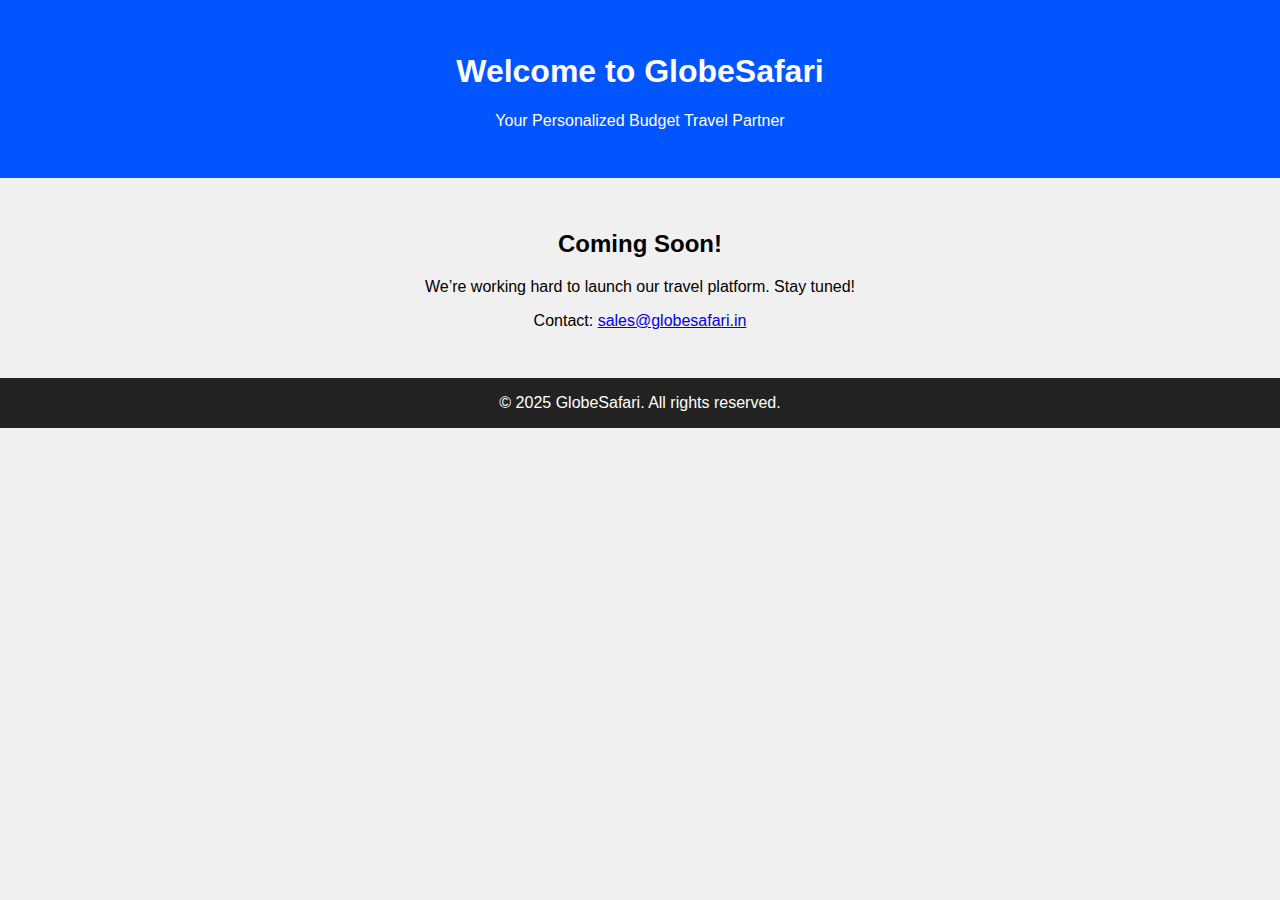
<file: Index.html>
<!DOCTYPE html>
<html lang="en">
<head>
  <meta charset="UTF-8" />
  <meta name="viewport" content="width=device-width, initial-scale=1.0" />
  <title>GlobeSafari</title>
  <style>
    body {
      font-family: Arial, sans-serif;
      background: #f0f0f0;
      margin: 0;
      padding: 0;
      text-align: center;
    }
    header {
      background-color: #0055ff;
      color: white;
      padding: 2rem;
    }
    section {
      padding: 2rem;
    }
    footer {
      background-color: #222;
      color: #fff;
      padding: 1rem;
    }
  </style>
</head>
<body>
  <header>
    <h1>Welcome to GlobeSafari</h1>
    <p>Your Personalized Budget Travel Partner</p>
  </header>

  <section>
    <h2>Coming Soon!</h2>
    <p>We’re working hard to launch our travel platform. Stay tuned!</p>
    <p>Contact: <a href="mailto:sales@globesafari.in">sales@globesafari.in</a></p>
  </section>

  <footer>
    © 2025 GlobeSafari. All rights reserved.
  </footer>
</body>
</html>
</file>
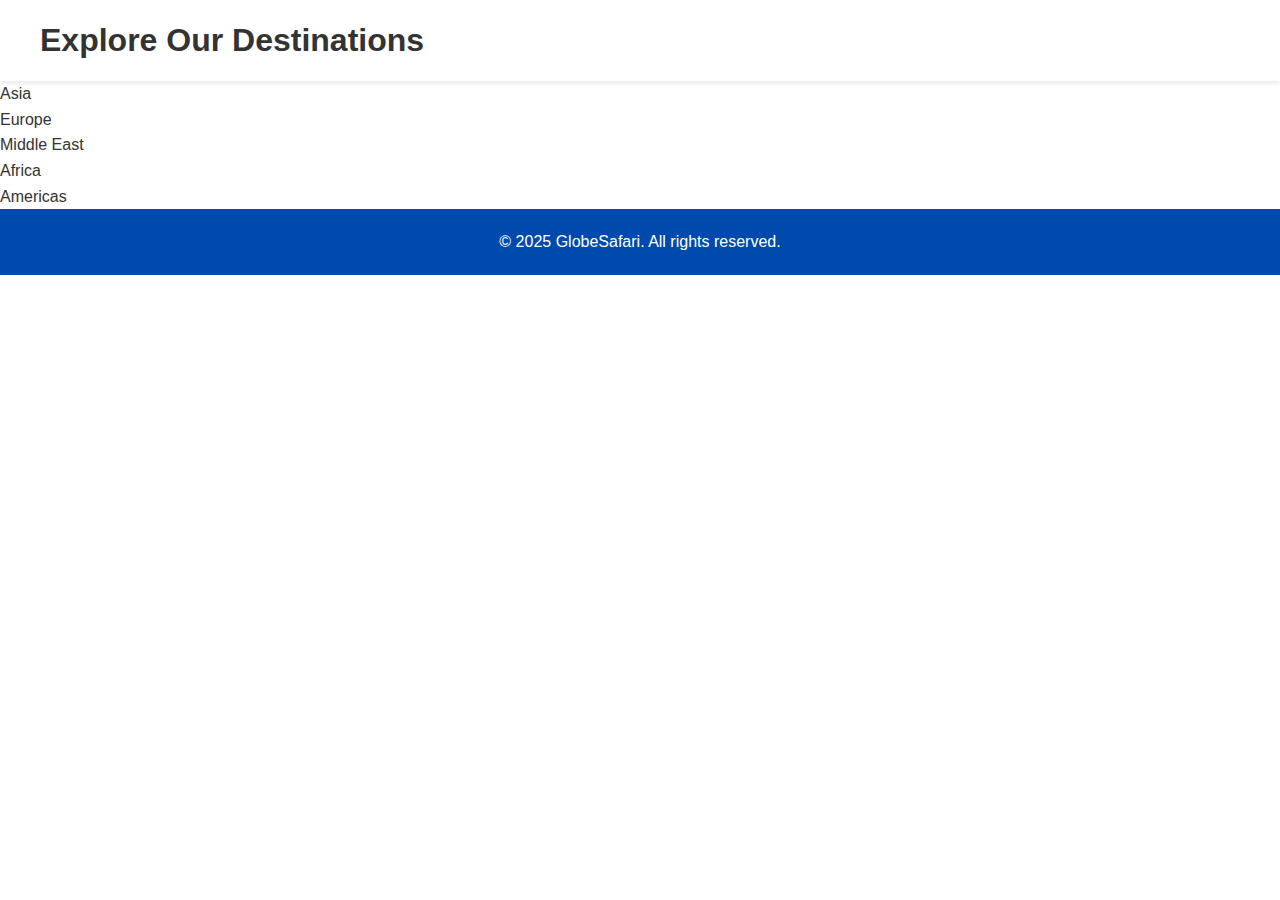
<file: destinations.html>
<!DOCTYPE html>
<html lang="en">
<head>
  <meta charset="UTF-8" />
  <meta name="viewport" content="width=device-width, initial-scale=1.0" />
  <title>Destinations | GlobeSafari</title>
  <link rel="stylesheet" href="css/style.css" />
</head>
<body>
  <header class="page-header">
    <h1>Explore Our Destinations</h1>
  </header>

  <section class="features">
    <div class="feature">Asia</div>
    <div class="feature">Europe</div>
    <div class="feature">Middle East</div>
    <div class="feature">Africa</div>
    <div class="feature">Americas</div>
  </section>

  <footer>
    <p>&copy; 2025 GlobeSafari. All rights reserved.</p>
  </footer>
</body>
</html>
</file>
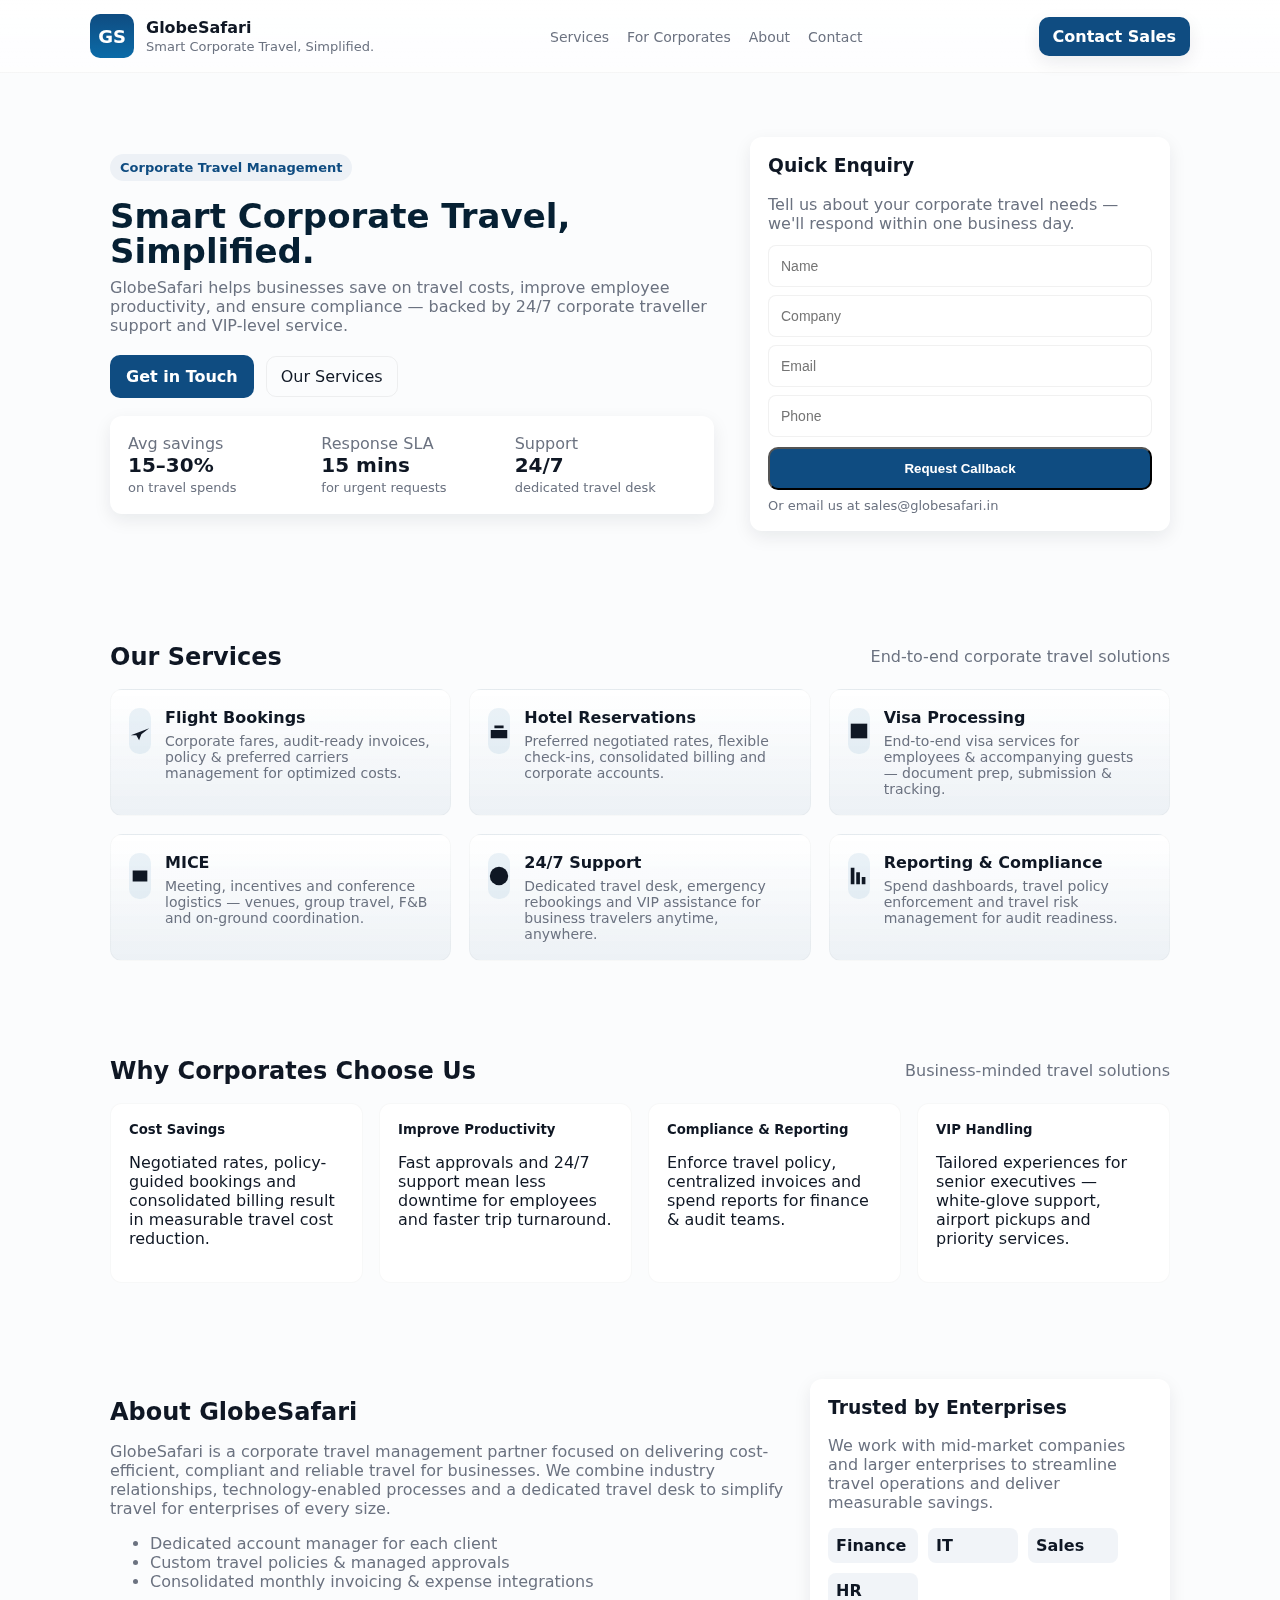
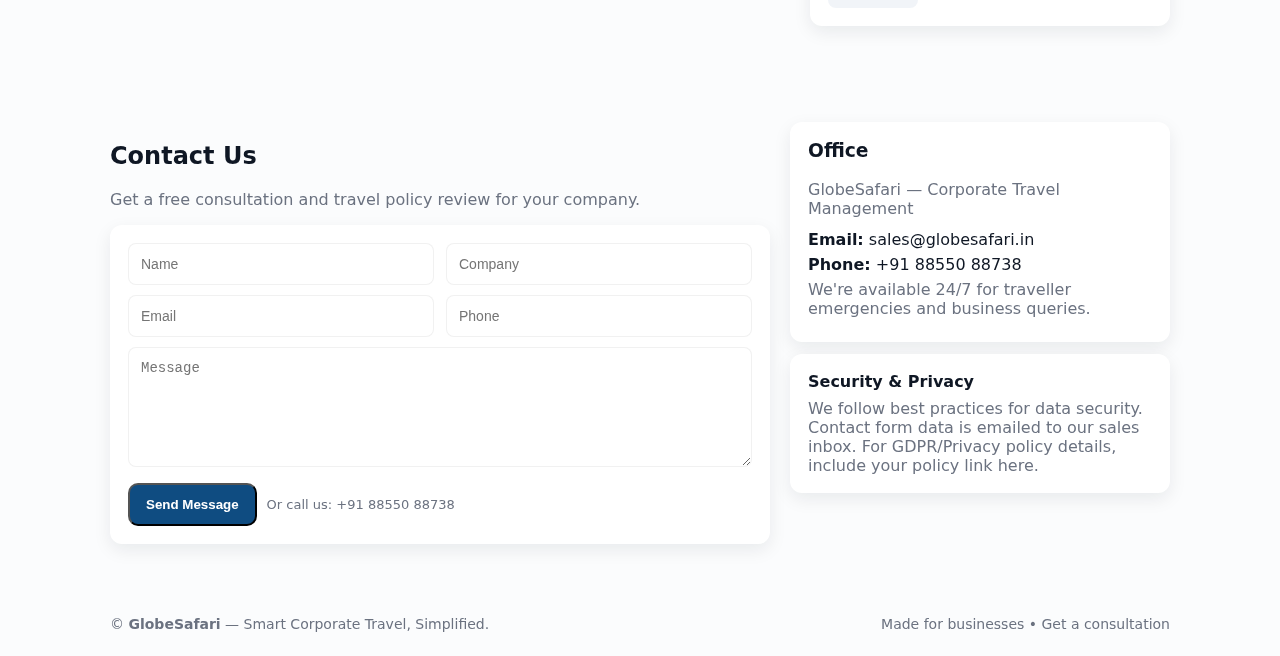
<file: globe.html>
<!doctype html>

<html lang="en">
<head>
  <meta charset="utf-8">
  <meta name="viewport" content="width=device-width,initial-scale=1">
  <title>GlobeSafari — Smart Corporate Travel, Simplified.</title>
  <meta name="description" content="GlobeSafari — Corporate travel management: flight bookings, hotels, visa processing, MICE, and 24/7 traveller support. Cost savings, compliance and VIP handling for businesses.">
  <meta name="author" content="GlobeSafari">
  <link rel="canonical" href="https://globesafari.in/">
  <meta name="robots" content="index,follow">
  <!-- Structured data (Organization) -->
  <script type="application/ld+json">
  {
    "@context": "https://schema.org",
    "@type": "Organization",
    "name": "GlobeSafari",
    "url": "https://globesafari.in/",
    "logo": "https://globesafari.in/logo.png",
    "contactPoint": [{
      "@type": "ContactPoint",
      "email": "sales@globesafari.in",
      "telephone": "+91 88550 88738",
      "contactType": "customer service",
      "areaServed": "IN"
    }]
  }
  </script>
  <style>
    :root{
      --bg:#fbfcfd; --card:#ffffff; --muted:#6b7280; --brand:#0f4c81; --accent:#0b6ba8; --glass:rgba(15,76,129,0.06);
      --radius:12px; --container:1100px; --shadow:0 6px 18px rgba(14,30,37,0.08);
      --max-width:1080px;
    }
    *{box-sizing:border-box}
    html,body{height:100%;margin:0;font-family:Inter,ui-sans-serif,system-ui,-apple-system,"Segoe UI",Roboto,"Helvetica Neue",Arial; color:#0f1724;background:var(--bg);-webkit-font-smoothing:antialiased}
    a{color:inherit;text-decoration:none}
    .container{max-width:var(--container);margin:0 auto;padding:0 20px}
    header{backdrop-filter:saturate(120%) blur(6px);position:sticky;top:0;z-index:40;background:linear-gradient(180deg,rgba(255,255,255,0.85),rgba(255,255,255,0.65));border-bottom:1px solid rgba(15,20,24,0.04)}
    .nav{display:flex;align-items:center;justify-content:space-between;padding:14px 0}
    .brand{display:flex;gap:12px;align-items:center}
    .logo{width:44px;height:44px;border-radius:10px;background:linear-gradient(180deg,var(--brand),var(--accent));display:flex;align-items:center;justify-content:center;color:#fff;font-weight:700;font-size:18px}
    nav ul{display:flex;gap:18px;align-items:center;margin:0;padding:0;list-style:none}
    nav a{font-size:14px;color:var(--muted)}
    .cta-btn{background:var(--brand);color:#fff;padding:10px 14px;border-radius:10px;font-weight:600;box-shadow:var(--shadow)}/* Hero */
.hero{padding:64px 0;display:grid;grid-template-columns:1fr 420px;gap:36px;align-items:center}
.hero-left{max-width:680px}
.eyebrow{display:inline-flex;align-items:center;gap:10px;background:var(--glass);padding:6px 10px;border-radius:999px;font-weight:600;color:var(--brand);font-size:13px}
h1{font-size:34px;margin:18px 0 8px;color:#062033;line-height:1.05}
p.lead{color:var(--muted);font-size:16px;margin:0 0 20px}
.hero-cta{display:flex;gap:12px;align-items:center}
.btn-primary{background:var(--brand);color:#fff;padding:12px 16px;border-radius:10px;font-weight:700}
.btn-ghost{border:1px solid rgba(15,20,24,0.06);padding:10px 14px;border-radius:10px}

.card{background:var(--card);border-radius:var(--radius);box-shadow:var(--shadow);padding:18px}
.stats{display:flex;gap:12px;flex-wrap:wrap}
.stat{flex:1;min-width:120px}
.stat strong{display:block;font-size:20px}

/* Services */
.section{padding:48px 0}
.grid{display:grid;grid-template-columns:repeat(3,1fr);gap:18px}
.service{background:linear-gradient(180deg,#fff,var(--glass));padding:18px;border-radius:12px;border:1px solid rgba(15,20,24,0.03);display:flex;gap:14px;align-items:flex-start}
.icon{width:46px;height:46px;border-radius:10px;display:grid;place-items:center;background:rgba(11,107,168,0.08)}
.service h4{margin:0 0 6px}
.service p{margin:0;color:var(--muted);font-size:14px}

/* Clients benefits */
.benefits{display:flex;gap:16px;flex-wrap:wrap}
.benefit{flex:1;min-width:210px;background:var(--card);padding:18px;border-radius:12px;border:1px solid rgba(15,20,24,0.03)}
.benefit h5{margin:0 0 8px}

/* About & Contact */
.about{display:flex;gap:20px;align-items:center}
.about p{color:var(--muted)}

/* Contact form */
form .row{display:flex;gap:12px}
form input,form textarea{width:100%;padding:12px;border-radius:8px;border:1px solid rgba(15,20,24,0.06);font-size:14px}
form textarea{min-height:120px;resize:vertical}
.form-note{font-size:13px;color:var(--muted);margin-top:8px}

footer{padding:24px 0;color:var(--muted);font-size:14px}

/* Responsive */
@media (max-width:900px){
  .hero{grid-template-columns:1fr;}
  .grid{grid-template-columns:repeat(2,1fr)}
}
@media (max-width:620px){
  nav ul{display:none}
  .hero{padding:36px 0}
  h1{font-size:26px}
  .grid{grid-template-columns:1fr}
  .service{align-items:center}
}

/* Accessibility focus */
a:focus, button:focus, input:focus, textarea:focus{outline:3px solid rgba(11,107,168,0.18);outline-offset:2px}

  </style>
</head>
<body>
  <header>
    <div class="container nav">
      <div class="brand">
        <div class="logo" aria-hidden>GS</div>
        <div>
          <div style="font-weight:700">GlobeSafari</div>
          <div style="font-size:13px;color:var(--muted);margin-top:2px">Smart Corporate Travel, Simplified.</div>
        </div>
      </div>
      <nav>
        <ul>
          <li><a href="#services">Services</a></li>
          <li><a href="#benefits">For Corporates</a></li>
          <li><a href="#about">About</a></li>
          <li><a href="#contact">Contact</a></li>
        </ul>
      </nav>
      <div>
        <a class="cta-btn" href="mailto:sales@globesafari.in">Contact Sales</a>
      </div>
    </div>
  </header>  <main class="container">
    <section class="hero" aria-label="GlobeSafari—hero">
      <div class="hero-left">
        <span class="eyebrow">Corporate Travel Management</span>
        <h1>Smart Corporate Travel, Simplified.</h1>
        <p class="lead">GlobeSafari helps businesses save on travel costs, improve employee productivity, and ensure compliance — backed by 24/7 corporate traveller support and VIP-level service.</p>
        <div class="hero-cta">
          <a class="btn-primary" href="#contact">Get in Touch</a>
          <a class="btn-ghost" href="#services">Our Services</a>
        </div>
        <div style="margin-top:18px" class="card">
          <div class="stats">
            <div class="stat"><span style="color:var(--muted)">Avg savings</span><strong>15–30%</strong><span style="font-size:13px;color:var(--muted)">on travel spends</span></div>
            <div class="stat"><span style="color:var(--muted)">Response SLA</span><strong>15 mins</strong><span style="font-size:13px;color:var(--muted)">for urgent requests</span></div>
            <div class="stat"><span style="color:var(--muted)">Support</span><strong>24/7</strong><span style="font-size:13px;color:var(--muted)">dedicated travel desk</span></div>
          </div>
        </div>
      </div><aside>
    <div class="card">
      <h3 style="margin-top:0">Quick Enquiry</h3>
      <p style="margin:8px 0 12px;color:var(--muted)">Tell us about your corporate travel needs — we'll respond within one business day.</p>
      <form id="quickForm" onsubmit="return handleQuick(event)">
        <input name="name" placeholder="Name" required>
        <input name="company" placeholder="Company" required style="margin-top:8px">
        <input name="email" type="email" placeholder="Email" required style="margin-top:8px">
        <input name="phone" placeholder="Phone" required style="margin-top:8px">
        <button type="submit" class="btn-primary" style="margin-top:10px;width:100%">Request Callback</button>
        <div class="form-note">Or email us at <a href="mailto:sales@globesafari.in">sales@globesafari.in</a></div>
      </form>
    </div>
  </aside>
</section>

<section id="services" class="section">
  <div style="display:flex;justify-content:space-between;align-items:center;margin-bottom:18px">
    <h2 style="margin:0">Our Services</h2>
    <div style="color:var(--muted)">End-to-end corporate travel solutions</div>
  </div>
  <div class="grid" role="list">
    <div class="service" role="listitem">
      <div class="icon" aria-hidden>
        <!-- plane -->
        <svg width="22" height="22" viewBox="0 0 24 24" fill="none" xmlns="http://www.w3.org/2000/svg"><path d="M2 16.5L22 9l-8.5 6.5L11 22l-3-5.5L2 16.5z" fill="currentColor"/></svg>
      </div>
      <div>
        <h4>Flight Bookings</h4>
        <p>Corporate fares, audit-ready invoices, policy & preferred carriers management for optimized costs.</p>
      </div>
    </div>

    <div class="service">
      <div class="icon" aria-hidden>
        <!-- hotel -->
        <svg width="22" height="22" viewBox="0 0 24 24"><path d="M3 11h18v9H3zM7 6h10v3H7z" fill="currentColor"/></svg>
      </div>
      <div>
        <h4>Hotel Reservations</h4>
        <p>Preferred negotiated rates, flexible check-ins, consolidated billing and corporate accounts.</p>
      </div>
    </div>

    <div class="service">
      <div class="icon" aria-hidden>
        <!-- visa -->
        <svg width="22" height="22" viewBox="0 0 24 24"><path d="M3 4h18v16H3z" fill="currentColor"/></svg>
      </div>
      <div>
        <h4>Visa Processing</h4>
        <p>End-to-end visa services for employees & accompanying guests — document prep, submission & tracking.</p>
      </div>
    </div>

    <div class="service">
      <div class="icon" aria-hidden>
        <!-- meeting -->
        <svg width="22" height="22" viewBox="0 0 24 24"><path d="M4 6h16v12H4z" fill="currentColor"/></svg>
      </div>
      <div>
        <h4>MICE</h4>
        <p>Meeting, incentives and conference logistics — venues, group travel, F&B and on-ground coordination.</p>
      </div>
    </div>

    <div class="service">
      <div class="icon" aria-hidden>
        <!-- support -->
        <svg width="22" height="22" viewBox="0 0 24 24"><path d="M12 2a10 10 0 100 20 10 10 0 000-20z" fill="currentColor"/></svg>
      </div>
      <div>
        <h4>24/7 Support</h4>
        <p>Dedicated travel desk, emergency rebookings and VIP assistance for business travelers anytime, anywhere.</p>
      </div>
    </div>

    <div class="service">
      <div class="icon" aria-hidden>
        <!-- analytics -->
        <svg width="22" height="22" viewBox="0 0 24 24"><path d="M3 3h4v18H3zM9 8h4v13H9zM15 13h4v8h-4z" fill="currentColor"/></svg>
      </div>
      <div>
        <h4>Reporting & Compliance</h4>
        <p>Spend dashboards, travel policy enforcement and travel risk management for audit readiness.</p>
      </div>
    </div>
  </div>
</section>

<section id="benefits" class="section">
  <div style="display:flex;justify-content:space-between;align-items:center;margin-bottom:18px">
    <h2 style="margin:0">Why Corporates Choose Us</h2>
    <div style="color:var(--muted)">Business-minded travel solutions</div>
  </div>
  <div class="benefits">
    <div class="benefit">
      <h5>Cost Savings</h5>
      <p>Negotiated rates, policy-guided bookings and consolidated billing result in measurable travel cost reduction.</p>
    </div>
    <div class="benefit">
      <h5>Improve Productivity</h5>
      <p>Fast approvals and 24/7 support mean less downtime for employees and faster trip turnaround.</p>
    </div>
    <div class="benefit">
      <h5>Compliance & Reporting</h5>
      <p>Enforce travel policy, centralized invoices and spend reports for finance & audit teams.</p>
    </div>
    <div class="benefit">
      <h5>VIP Handling</h5>
      <p>Tailored experiences for senior executives — white-glove support, airport pickups and priority services.</p>
    </div>
  </div>
</section>

<section id="about" class="section">
  <div style="display:grid;grid-template-columns:1fr 360px;gap:20px;align-items:center">
    <div class="about">
      <div>
        <h2 style="margin:0 0 8px">About GlobeSafari</h2>
        <p>GlobeSafari is a corporate travel management partner focused on delivering cost-efficient, compliant and reliable travel for businesses. We combine industry relationships, technology-enabled processes and a dedicated travel desk to simplify travel for enterprises of every size.</p>
        <ul style="color:var(--muted);margin-top:12px">
          <li>Dedicated account manager for each client</li>
          <li>Custom travel policies & managed approvals</li>
          <li>Consolidated monthly invoicing & expense integrations</li>
        </ul>
      </div>
    </div>
    <div>
      <div class="card">
        <h3 style="margin-top:0">Trusted by Enterprises</h3>
        <p style="color:var(--muted)">We work with mid-market companies and larger enterprises to streamline travel operations and deliver measurable savings.</p>
        <div style="display:flex;gap:10px;margin-top:12px;flex-wrap:wrap">
          <div style="min-width:90px;padding:8px;border-radius:8px;background:rgba(15,76,129,0.06);font-weight:600">Finance</div>
          <div style="min-width:90px;padding:8px;border-radius:8px;background:rgba(15,76,129,0.06);font-weight:600">IT</div>
          <div style="min-width:90px;padding:8px;border-radius:8px;background:rgba(15,76,129,0.06);font-weight:600">Sales</div>
          <div style="min-width:90px;padding:8px;border-radius:8px;background:rgba(15,76,129,0.06);font-weight:600">HR</div>
        </div>
      </div>
    </div>
  </div>
</section>

<section id="contact" class="section">
  <div style="display:grid;grid-template-columns:1fr 380px;gap:20px">
    <div>
      <h2>Contact Us</h2>
      <p style="color:var(--muted)">Get a free consultation and travel policy review for your company.</p>

      <form id="contactForm" onsubmit="return handleContact(event)" class="card">
        <div class="row">
          <input name="name" placeholder="Name" required>
          <input name="company" placeholder="Company" required>
        </div>
        <div class="row" style="margin-top:10px">
          <input name="email" type="email" placeholder="Email" required>
          <input name="phone" placeholder="Phone" required>
        </div>
        <div style="margin-top:10px">
          <textarea name="message" placeholder="Message"></textarea>
        </div>
        <div style="display:flex;gap:10px;margin-top:12px;align-items:center">
          <button type="submit" class="btn-primary">Send Message</button>
          <div style="color:var(--muted);font-size:13px">Or call us: <a href="tel:+918855088738">+91 88550 88738</a></div>
        </div>
        <div id="contactResult" class="form-note" style="display:none"></div>
      </form>
    </div>

    <aside>
      <div class="card">
        <h3 style="margin-top:0">Office</h3>
        <p style="color:var(--muted);margin-bottom:12px">GlobeSafari — Corporate Travel Management</p>
        <p style="margin:6px 0"><strong>Email:</strong> <a href="mailto:sales@globesafari.in">sales@globesafari.in</a></p>
        <p style="margin:6px 0"><strong>Phone:</strong> <a href="tel:+918855088738">+91 88550 88738</a></p>
        <p style="margin:6px 0;color:var(--muted)">We're available 24/7 for traveller emergencies and business queries.</p>
      </div>
      <div style="margin-top:12px" class="card">
        <h4 style="margin:0 0 8px">Security & Privacy</h4>
        <p style="color:var(--muted);margin:0">We follow best practices for data security. Contact form data is emailed to our sales inbox. For GDPR/Privacy policy details, include your policy link here.</p>
      </div>
    </aside>
  </div>
</section>

<footer>
  <div style="display:flex;justify-content:space-between;align-items:center;flex-wrap:wrap;gap:12px">
    <div>© <strong>GlobeSafari</strong> — Smart Corporate Travel, Simplified.</div>
    <div style="color:var(--muted)">Made for businesses • <a href="#contact">Get a consultation</a></div>
  </div>
</footer>

  </main>  <script>
    // Simple client-side form handlers (no backend). They open a mailto fallback and show lightweight UX.
    function encode(obj){return Object.keys(obj).map(k=>encodeURIComponent(k)+"="+encodeURIComponent(obj[k])).join("&")}

    function handleQuick(e){
      e.preventDefault();
      const f = e.target;
      const data = {
        Subject: 'Quick Enquiry from '+(f.name.value||'')+' — '+(f.company.value||''),
        Body: 'Name: '+f.name.value+'\nCompany: '+f.company.value+'\nEmail: '+f.email.value+'\nPhone: '+f.phone.value
      };
      const mail = 'mailto:sales@globesafari.in?'+encode(data);
      window.location.href = mail;
      return false;
    }

    function handleContact(e){
      e.preventDefault();
      const f = e.target;
      const result = document.getElementById('contactResult');
      const message = 'Name: '+f.name.value+'\nCompany: '+f.company.value+'\nEmail: '+f.email.value+'\nPhone: '+f.phone.value+'\nMessage: '+(f.message.value||'');
      const mail = 'mailto:sales@globesafari.in?subject='+encodeURIComponent('Contact Form — '+f.company.value+' / '+f.name.value)+'&body='+encodeURIComponent(message);
      // Show immediate feedback
      result.style.display='block';
      result.style.color='green';
      result.textContent='Opening your email client to send the request. If nothing happens, please email sales@globesafari.in or call +91 88550 88738.';
      setTimeout(()=>{ window.location.href = mail; },250);
      return false;
    }

    // Smooth scrolling for in-page links
    document.querySelectorAll('a[href^="#"]').forEach(a=>{
      a.addEventListener('click',function(e){
        const target = document.querySelector(this.getAttribute('href'));
        if(target){ e.preventDefault(); target.scrollIntoView({behavior:'smooth',block:'start'}); }
      });
    });

    // Basic analytics-friendly meta (no external calls): capture form clicks (placeholder for future integration)
    window.addEventListener('DOMContentLoaded',()=>{
      // Lightweight accessibility improvements
      document.querySelectorAll('input,textarea,button').forEach(el=>el.setAttribute('aria-required', el.required? 'true' : 'false'));
    });
  </script></body>
</html>
</file>
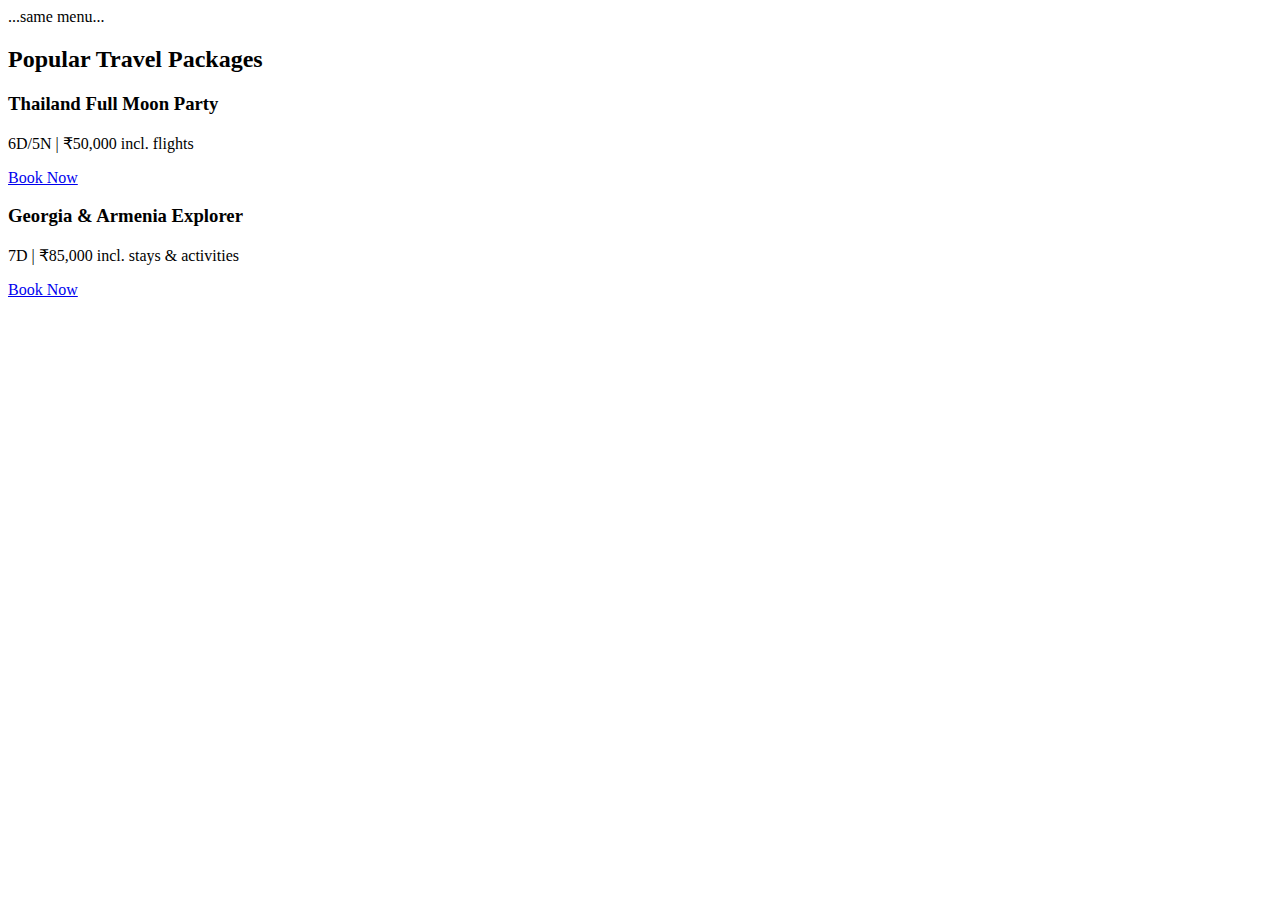
<file: packages.html>
<!DOCTYPE html>
<html lang="en">
<head><meta charset="UTF-8" /><meta name="viewport" content="width=device-width, initial-scale=1.0" />
  <title>Packages | GlobeSafari</title>
  <link rel="stylesheet" href="style.css" />
  <script src="script.js" defer></script>
</head>
<body>
  <nav>...same menu...</nav>
  <section>
    <h2>Popular Travel Packages</h2>
    <div class="package-card">
      <h3>Thailand Full Moon Party</h3>
      <p>6D/5N | ₹50,000 incl. flights</p>
      <a href="booking.html" class="btn">Book Now</a>
    </div>
    <div class="package-card">
      <h3>Georgia & Armenia Explorer</h3>
      <p>7D | ₹85,000 incl. stays & activities</p>
      <a href="booking.html" class="btn">Book Now</a>
    </div>
  </section>
</body>
</html>
</file>
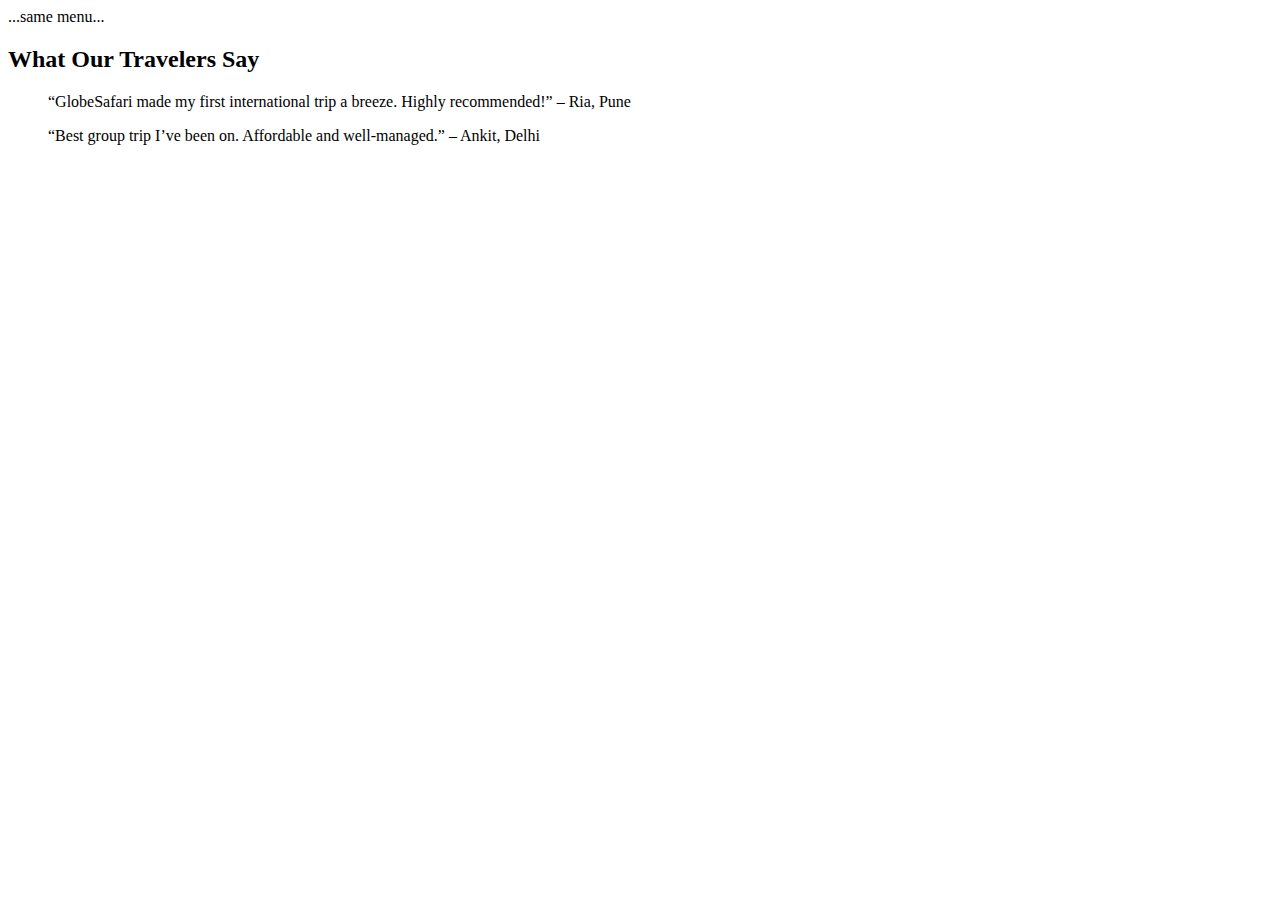
<file: testimonials.html>
<!DOCTYPE html>
<html lang="en">
<head><meta charset="UTF-8" /><meta name="viewport" content="width=device-width, initial-scale=1.0" />
  <title>Testimonials | GlobeSafari</title>
  <link rel="stylesheet" href="style.css" />
  <script src="script.js" defer></script>
</head>
<body>
  <nav>...same menu...</nav>
  <section>
    <h2>What Our Travelers Say</h2>
    <blockquote>“GlobeSafari made my first international trip a breeze. Highly recommended!” – Ria, Pune</blockquote>
    <blockquote>“Best group trip I’ve been on. Affordable and well-managed.” – Ankit, Delhi</blockquote>
  </section>
</body>
</html>
</file>
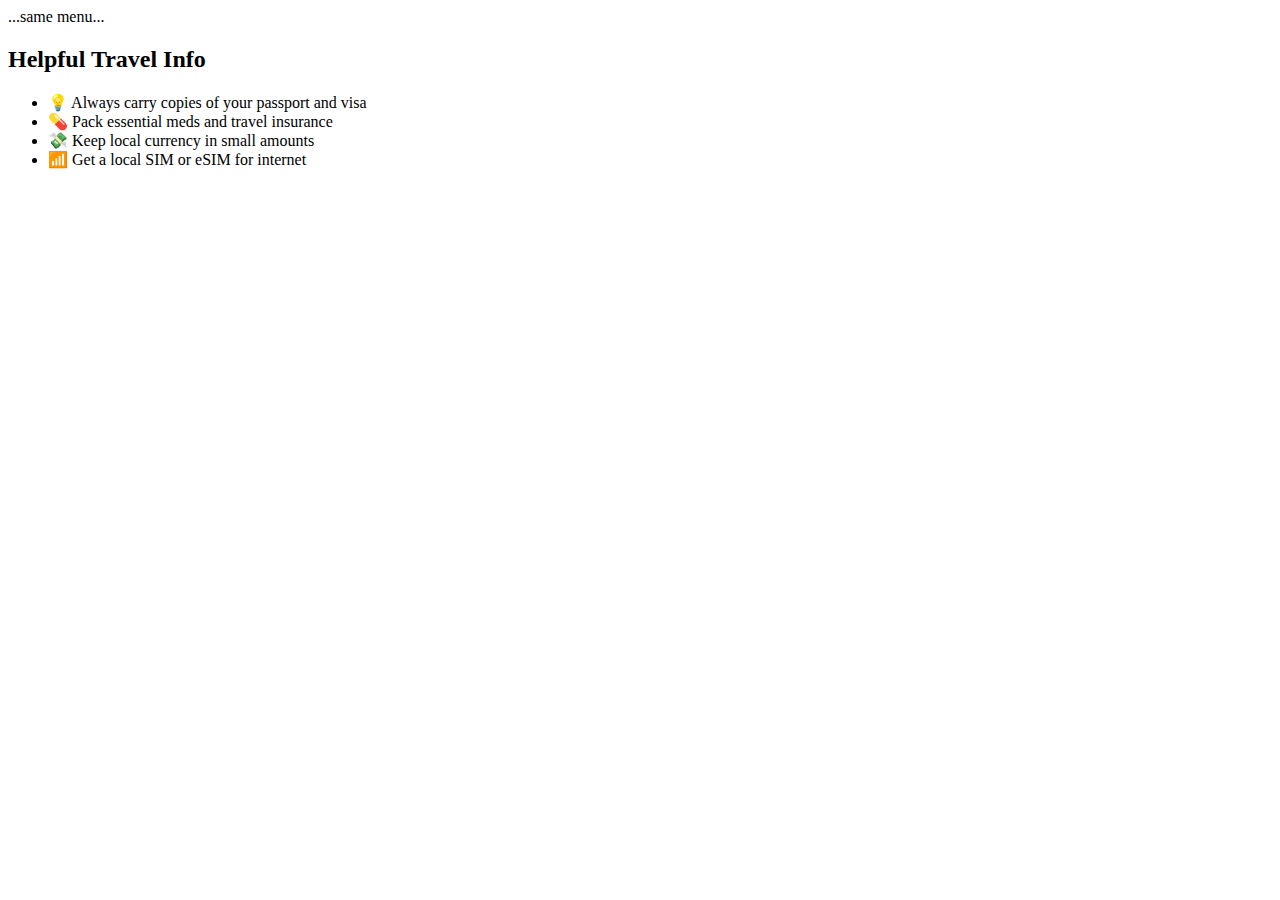
<file: tips.html>
<!DOCTYPE html>
<html lang="en">
<head><meta charset="UTF-8" /><meta name="viewport" content="width=device-width, initial-scale=1.0" />
  <title>Travel Tips | GlobeSafari</title>
  <link rel="stylesheet" href="style.css" />
  <script src="script.js" defer></script>
</head>
<body>
  <nav>...same menu...</nav>
  <section>
    <h2>Helpful Travel Info</h2>
    <ul>
      <li>💡 Always carry copies of your passport and visa</li>
      <li>💊 Pack essential meds and travel insurance</li>
      <li>💸 Keep local currency in small amounts</li>
      <li>📶 Get a local SIM or eSIM for internet</li>
    </ul>
  </section>
</body>
</html>
</file>
<file: style.css>
<!-- Placeholder for style.css -->
</file>
<file: css/style.css>
/* Basic Reset */
* {margin: 0; padding: 0; box-sizing: border-box;}
body {font-family: 'Open Sans', sans-serif; color: #333; line-height: 1.6;}
a {text-decoration: none;}

/* Header */
header {
  background: #fff;
  display: flex;
  justify-content: space-between;
  align-items: center;
  padding: 15px 40px;
  position: sticky;
  top: 0;
  z-index: 1000;
  box-shadow: 0 2px 5px rgba(0,0,0,0.1);
}
.logo {font-family: 'Playfair Display', serif; font-size: 28px; color: #004aad; font-weight: bold;}
nav ul {display: flex; list-style: none; gap: 25px;}
nav a {color: #333; font-weight: 600; transition: color 0.3s;}
nav a:hover, nav a.active {color: #004aad;}
.cta-btn {
  background: #004aad; color: #fff; padding: 10px 20px; border-radius: 5px; transition: 0.3s;
}
.cta-btn:hover {background: #003a86;}

/* Hero Section */
.hero {
  position: relative;
  height: 85vh;
  display: flex;
  align-items: center;
  justify-content: center;
  color: #fff;
  text-align: center;
  background-size: cover;
  background-position: center;
}
.overlay {
  position: absolute; inset: 0;
  background: rgba(0,0,0,0.55);
}
.hero-text {position: relative; z-index: 2;}
.hero-text h1 {font-size: 3rem; margin-bottom: 10px;}
.hero-text p {font-size: 1.2rem; margin-bottom: 20px;}

/* Section Titles */
.section-title {font-family: 'Playfair Display', serif; font-size: 2rem; color: #004aad; margin-bottom: 20px; text-align:center;}

/* Grids */
.service-grid, .destination-grid {display: grid; grid-template-columns: repeat(auto-fit,minmax(250px,1fr)); gap: 20px;}
.card {
  background: #fff; border-radius: 10px; overflow: hidden;
  box-shadow: 0 2px 10px rgba(0,0,0,0.1); transition: transform 0.3s;
  text-align: center;
}
.card:hover {transform: translateY(-5px);}
.card img {width: 100%; height: 200px; object-fit: cover;}
.card h3 {margin: 15px 0; color: #004aad;}
.card p {padding: 0 15px 20px;}

/* Contact Form */
.contact-form form input,
.contact-form form textarea {
  width: 80%; padding: 10px; margin: 5px 0; border: 1px solid #ccc; border-radius: 5px;
}
.contact-form form button {margin-top: 10px;}

/* Map */
.map-container iframe {width: 100%; height: 400px; border:0;}

/* Footer */
footer {
  background: #004aad; color: #fff; text-align: center; padding: 20px;
}
footer a {color: #fff; text-decoration: underline;}

/* WhatsApp Floating Button */
.whatsapp-float {
  position: fixed; bottom: 20px; right: 20px; z-index: 100;
}
.whatsapp-float img {width: 55px; border-radius: 50%; box-shadow: 0 2px 10px rgba(0,0,0,0.2);}

/* Responsive */
@media (max-width:768px){
  header {flex-direction: column;}
  nav ul {flex-direction: column; align-items: center;}
  .hero-text h1 {font-size: 2rem;}
}
</file>
